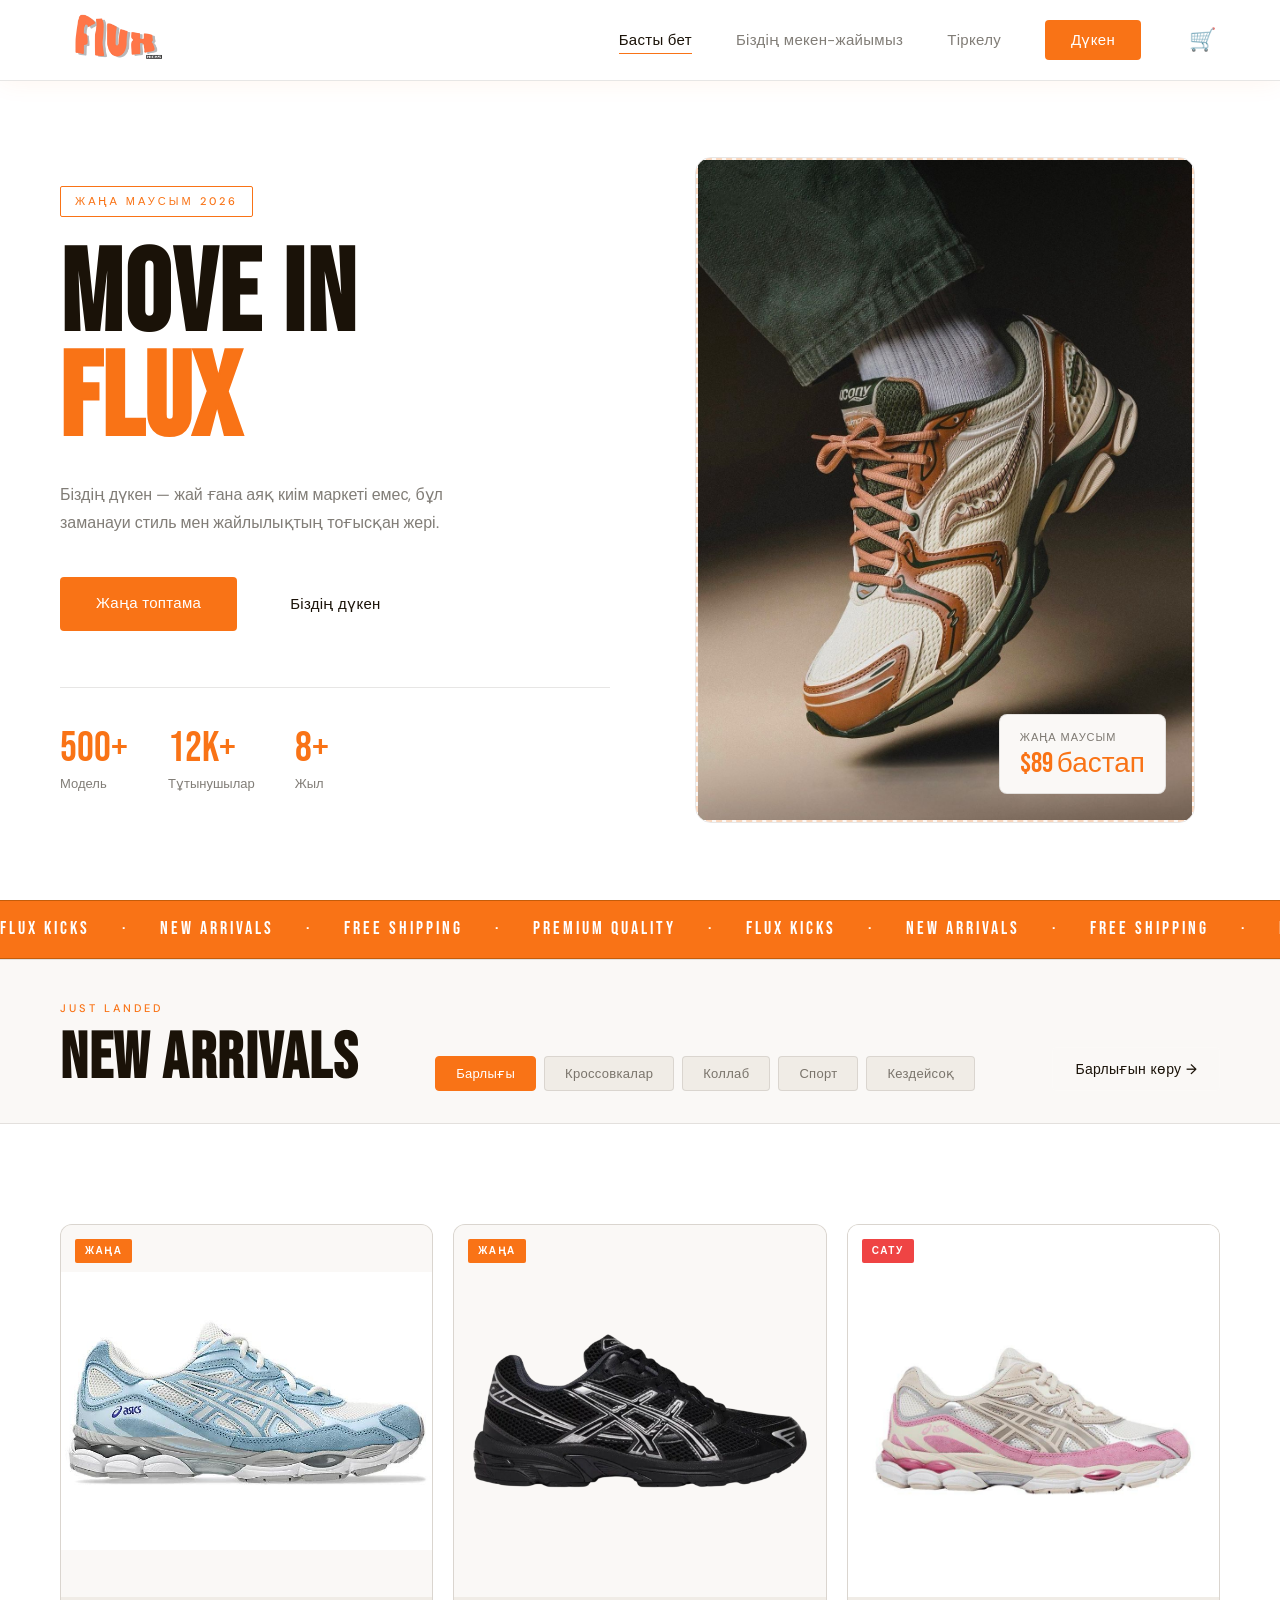
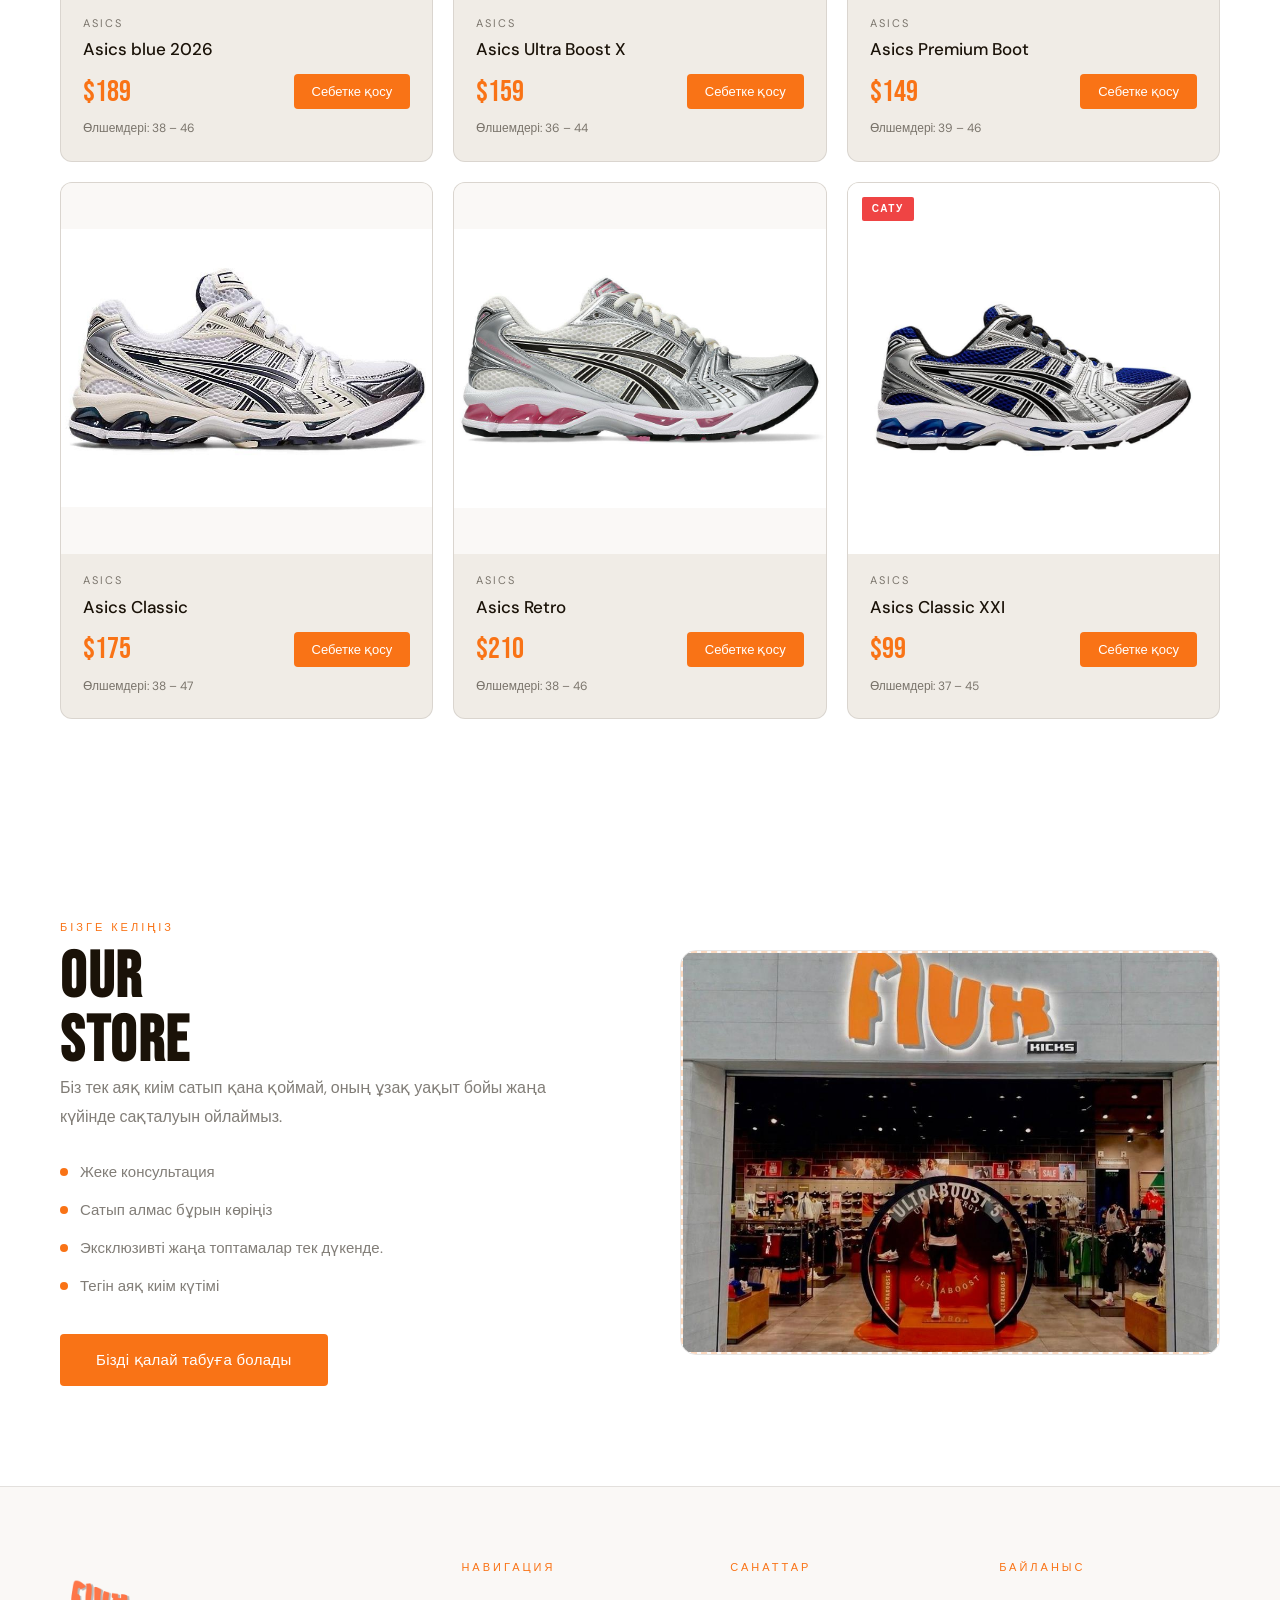
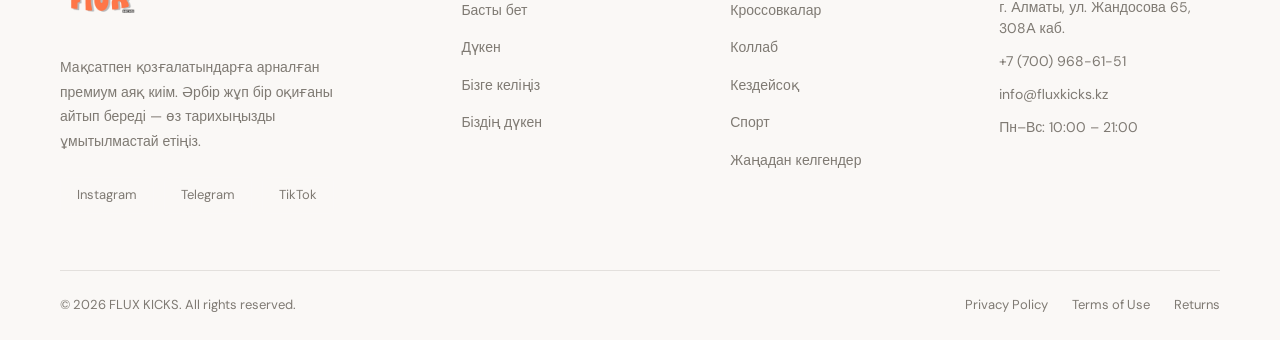
<file: index.html>
<!DOCTYPE html>
<html lang="en">
<head>
    <meta charset="UTF-8">
    <meta name="viewport" content="width=device-width, initial-scale=1.0">
    <title>FLUX KICKS</title>
    <link rel="stylesheet" href="style.css">
    <link rel="icon" type="image/png" href="logo/logo0.png">
    <link href="https://fonts.googleapis.com/css2?family=Bebas+Neue&family=DM+Sans:ital,wght@0,300;0,400;0,500;1,400&display=swap" rel="stylesheet">
</head>
<body>

    <nav class="navbar">
        <div class="nav-inner">
            <a href="https://2gis.kz/almaty/geo/9429940000792238/76.866235,43.211988" class="nav-logo" target="_blank">
                <img src="WhatsApp Image 2026-04-29 at 12.23.43-Photoroom.png" alt="FLUX KICKS" class="logo-img">
            </a>
            <ul class="nav-links">
                <li><a href="#home" class="nav-link active">Басты бет</a></li>
                <li><a href="#store" class="nav-link">Біздің мекен-жайымыз</a></li>
                <li><button class="nav-link nav-link--signup" onclick="openModal()">Тіркелу</button></li>
                <li><a href="shop.html" class="nav-link nav-link--cta">Дүкен</a></li>
                <li>
                    <button class="cart-btn" onclick="openCart()" aria-label="Cart">
                        🛒
                        <span class="cart-count" id="cartCount">0</span>
                    </button>
                </li>
            </ul>
            <div class="burger-wrap">
                <button class="cart-btn cart-btn--mob" onclick="openCart()" aria-label="Cart">
                    🛒
                    <span class="cart-count" id="cartCountMob">0</span>
                </button>
                <button class="burger" onclick="toggleMenu()" aria-label="Menu">
                    <span></span>
                    <span></span>
                    <span></span>
                </button>
            </div>
        </div>
    </nav>

    <div class="mobile-menu" id="mobileMenu">
        <ul>
            <li><a href="#home" onclick="closeMenu()">Басты бет</a></li>
            <li><a href="#store" onclick="closeMenu()">Біздің мекен-жайымыз</a></li>
            <li><a href="#" onclick="closeMenu(); openModal()">Тіркелу</a></li>
            <li><a href="shop.html" onclick="closeMenu()">Дүкен</a></li>
        </ul>
    </div>

    <section class="hero" id="home">
        <div class="hero-inner">
            <div class="hero-text">
                <div class="hero-tag">Жаңа маусым 2026</div>
                <h1 class="hero-title">
                    MOVE IN<br>
                    <span class="hero-title--accent">FLUX</span>
                </h1>
                <p class="hero-desc">
                    Біздің дүкен — жай ғана аяқ киім маркеті емес, бұл заманауи стиль мен жайлылықтың тоғысқан жері.
                </p>
                <div class="hero-btns">
                    <a href="#new-arrivals" class="btn btn--primary">Жаңа топтама</a>
                    <a href="#store" class="btn btn--outline">Біздің дүкен</a>
                </div>
                <div class="hero-stats">
                    <div class="stat">
                        <span class="stat-num">500+</span>
                        <span class="stat-label">Модель</span>
                    </div>
                    <div class="stat">
                        <span class="stat-num">12K+</span>
                        <span class="stat-label">Тұтынушылар</span>
                    </div>
                    <div class="stat">
                        <span class="stat-num">8+</span>
                        <span class="stat-label">Жыл</span>
                    </div>
                </div>
            </div>
            <div class="hero-visual">
                <div class="hero-glow"></div>
                <div class="hero-photo">
                    <div class="photo-placeholder">
                        <img src="img/WhatsApp Image 2026-04-29 at 10.51.48.jpeg" alt="">
                    </div>
                    <div class="hero-badge">
                        <span class="badge-label">Жаңа маусым</span>
                        <span class="badge-price">$89 бастап</span>
                    </div>
                </div>
            </div>
        </div>
    </section>

    <!-- ══ MARQUEE ══ -->
    <div class="marquee-wrap">
        <div class="marquee-track">
            <span>FLUX KICKS</span><span>·</span>
            <span>NEW ARRIVALS</span><span>·</span>
            <span>FREE SHIPPING</span><span>·</span>
            <span>PREMIUM QUALITY</span><span>·</span>
            <span>FLUX KICKS</span><span>·</span>
            <span>NEW ARRIVALS</span><span>·</span>
            <span>FREE SHIPPING</span><span>·</span>
            <span>PREMIUM QUALITY</span><span>·</span>
            <span>FLUX KICKS</span><span>·</span>
            <span>NEW ARRIVALS</span><span>·</span>
            <span>FREE SHIPPING</span><span>·</span>
            <span>PREMIUM QUALITY</span><span>·</span>
        </div>
    </div>

    <!-- ══ NEW ARRIVALS NAV ══ -->
    <div class="arrivals-nav" id="new-arrivals">
        <div class="container">
            <div class="arrivals-nav-inner">
                <div class="arrivals-nav-left sr sr-left">
                    <div class="section-tag">Just Landed</div>
                    <h2 class="section-title">NEW ARRIVALS</h2>
                </div>
                <div class="arrivals-nav-filters sr sr-d2">
                    <button class="filter-btn active" onclick="filterArrivals('all', this)">Барлығы</button>
                    <button class="filter-btn" onclick="filterArrivals('sneakers', this)">Кроссовкалар</button>
                    <button class="filter-btn" onclick="filterArrivals('boots', this)">Коллаб</button>
                    <button class="filter-btn" onclick="filterArrivals('sport', this)">Спорт</button>
                    <button class="filter-btn" onclick="filterArrivals('casual', this)">Кездейсоқ</button>
                </div>
                <a href="shop.html" class="btn btn--outline btn--sm sr sr-right">Барлығын көру →</a>
            </div>
        </div>
    </div>

    <!-- ══ NEW ARRIVALS GRID ══ -->
    <section class="section arrivals-section" id="shop">
        <div class="container">
            <div class="products-grid arrivals-grid" id="arrivalsGrid">

                <div class="product-card sr sr-d1" data-cat="sneakers">
                    <div class="card-img other">
                        <span class="card-badge">ЖАҢА</span>
                        <img src="img/WhatsApp Image 2026-04-29 at 10.43.55.jpeg" alt="Asics blue 2026" class="card-photo">
                    </div>
                    <div class="card-body">
                        <div class="card-brand">Asics</div>
                        <div class="card-name">Asics blue 2026</div>
                        <div class="card-row">
                            <div class="card-price">$189</div>
                            <button class="card-btn" onclick="addToCart('Asics blue 2026', 189, this)">Себетке қосу</button>
                        </div>
                        <div class="card-sizes">Өлшемдері: 38 – 46</div>
                    </div>
                </div>

                <div class="product-card sr sr-d2" data-cat="casual">
                    <div class="card-img">
                        <span class="card-badge">ЖАҢА</span>
                        <img src="img/WhatsApp Image 2026-04-29 at 10.43.54 (1)-Photoroom.png" alt="Asics Ultra Boost X" class="card-photo">
                    </div>
                    <div class="card-body">
                        <div class="card-brand">Asics</div>
                        <div class="card-name">Asics Ultra Boost X</div>
                        <div class="card-row">
                            <div class="card-price">$159</div>
                            <button class="card-btn" onclick="addToCart('Asics Ultra Boost X', 159, this)">Себетке қосу</button>
                        </div>
                        <div class="card-sizes">Өлшемдері: 36 – 44</div>
                    </div>
                </div>

                <div class="product-card sr sr-d3" data-cat="boots">
                    <div class="card-img">
                        <span class="card-badge card-badge--sale">САТУ</span>
                        <img src="img/WhatsApp Image 2026-04-29 at 10.43.55 (1).jpeg" alt="Asics Premium Boot" class="card-photo">
                    </div>
                    <div class="card-body">
                        <div class="card-brand">Asics</div>
                        <div class="card-name">Asics Premium Boot</div>
                        <div class="card-row">
                            <div class="card-price">$149</div>
                            <button class="card-btn" onclick="addToCart('Asics Premium Boot', 149, this)">Себетке қосу</button>
                        </div>
                        <div class="card-sizes">Өлшемдері: 39 – 46</div>
                    </div>
                </div>

                <div class="product-card sr sr-d4" data-cat="sneakers">
                    <div class="card-img">
                        <img src="img/WhatsApp Image 2026-04-29 at 10.43.55 (2).jpeg" alt="Asics Classic" class="card-photo">
                    </div>
                    <div class="card-body">
                        <div class="card-brand">Asics</div>
                        <div class="card-name">Asics Classic</div>
                        <div class="card-row">
                            <div class="card-price">$175</div>
                            <button class="card-btn" onclick="addToCart('Asics Classic', 175, this)">Себетке қосу</button>
                        </div>
                        <div class="card-sizes">Өлшемдері: 38 – 47</div>
                    </div>
                </div>

                <div class="product-card sr sr-d5" data-cat="sport">
                    <div class="card-img">
                        <img src="img/WhatsApp Image 2026-04-29 at 10.43.55 (3).jpeg" alt="Asics Retro" class="card-photo">
                    </div>
                    <div class="card-body">
                        <div class="card-brand">Asics</div>
                        <div class="card-name">Asics Retro</div>
                        <div class="card-row">
                            <div class="card-price">$210</div>
                            <button class="card-btn" onclick="addToCart('Asics Retro', 210, this)">Себетке қосу</button>
                        </div>
                        <div class="card-sizes">Өлшемдері: 38 – 46</div>
                    </div>
                </div>

                <div class="product-card sr sr-d6" data-cat="casual">
                    <div class="card-img">
                        <span class="card-badge card-badge--sale">САТУ</span>
                        <img src="img/WhatsApp Image 2026-04-29 at 10.43.56.jpeg" alt="Asics Classic XXI" class="card-photo">
                    </div>
                    <div class="card-body">
                        <div class="card-brand">Asics</div>
                        <div class="card-name">Asics Classic XXI</div>
                        <div class="card-row">
                            <div class="card-price">$99</div>
                            <button class="card-btn" onclick="addToCart('Asics Classic XXI', 99, this)">Себетке қосу</button>
                        </div>
                        <div class="card-sizes">Өлшемдері: 37 – 45</div>
                    </div>
                </div>

            </div>
        </div>
    </section>

    <!-- ══ STORE ══ -->
    <section class="store-section" id="store">
        <div class="container">
            <div class="store-inner">
                <div class="store-text sr sr-left">
                    <div class="section-tag">Бізге келіңіз</div>
                    <h2 class="section-title">OUR<br>STORE</h2>
                    <p class="store-desc">
                        Біз тек аяқ киім сатып қана қоймай, оның ұзақ уақыт бойы жаңа күйінде сақталуын ойлаймыз.
                    </p>
                    <div class="store-features">
                        <div class="feature sr sr-d1"><div class="feature-dot"></div>Жеке консультация</div>
                        <div class="feature sr sr-d2"><div class="feature-dot"></div>Сатып алмас бұрын көріңіз</div>
                        <div class="feature sr sr-d3"><div class="feature-dot"></div>Эксклюзивті жаңа топтамалар тек дүкенде.</div>
                        <div class="feature sr sr-d4"><div class="feature-dot"></div>Тегін аяқ киім күтімі</div>
                    </div>
                    <a href="https://2gis.kz/almaty/geo/9429940000792238/76.866235,43.211988" class="btn btn--primary sr sr-d2" target="_blank">Бізді қалай табуға болады</a>
                </div>
                <div class="store-photo sr sr-right">
                    <div class="photo-placeholder">
                        <img src="WhatsApp Image 2026-04-29 at 12.26.43.jpeg" alt="">
                    </div>
                </div>
            </div>
        </div>
    </section>

    <!-- ══ SIGNUP MODAL ══ -->
    <div class="modal-overlay" id="modalOverlay" onclick="handleOverlayClick(event)">
        <div class="modal" id="modal">
            <button class="modal-close" onclick="closeModal()">✕</button>
            <div class="modal-tabs">
                <button class="modal-tab active" id="tabSignup" onclick="switchTab('signup')">Тіркелу</button>
                <button class="modal-tab" id="tabLogin" onclick="switchTab('login')">Жүйеге кіріңіз</button>
            </div>
            <div class="modal-form" id="formSignup">
                <div class="modal-logo">FLUX<span>KICKS</span></div>
                <p class="modal-subtitle">Тіркеліп, жаңа таптамалар туралы бірінші хабарда болыңыз</p>
                <div class="form-group">
                    <label class="form-label">Аты</label>
                    <input type="text" class="form-input" id="signupName" placeholder="Аты-жөні">
                </div>
                <div class="form-group">
                    <label class="form-label">Email немесе телефон нөмір</label>
                    <input type="text" class="form-input" id="signupContact" placeholder="email@mail.com немесе +7 700...">
                </div>
                <div class="form-group">
                    <label class="form-label">Құпия сөз</label>
                    <div class="input-wrap">
                        <input type="password" class="form-input" id="signupPassword" placeholder="Кемінде 6 таңба">
                        <button class="toggle-pass" onclick="togglePass('signupPassword', this)">👁</button>
                    </div>
                </div>
                <div class="form-error" id="signupError"></div>
                <button class="btn btn--primary btn--full" onclick="handleSignup()">Аккаунты құру</button>
                <p class="modal-switch">Аккаунт барма? <span onclick="switchTab('login')">Жүйеге кіру</span></p>
            </div>
            <div class="modal-form hidden" id="formLogin">
                <div class="modal-logo">FLUX<span>KICKS</span></div>
                <p class="modal-subtitle">Қайтадан қош келдіңіз</p>
                <div class="form-group">
                    <label class="form-label">Email немесе телефон нөмір</label>
                    <input type="text" class="form-input" id="loginContact" placeholder="email@mail.com немесе +7 700...">
                </div>
                <div class="form-group">
                    <label class="form-label">Құпия сөз</label>
                    <div class="input-wrap">
                        <input type="password" class="form-input" id="loginPassword" placeholder="Құпия сөзді енгізіңіз">
                        <button class="toggle-pass" onclick="togglePass('loginPassword', this)">👁</button>
                    </div>
                </div>
                <div class="form-error" id="loginError"></div>
                <button class="btn btn--primary btn--full" onclick="handleLogin()">Жүйеге кіру</button>
                <p class="modal-switch">Аккаунт жокпа? <span onclick="switchTab('signup')">Тіркелу</span></p>
            </div>
            <div class="modal-form hidden" id="formSuccess">
                <div class="success-icon">✓</div>
                <h3 class="success-title">Дайын!</h3>
                <p class="success-desc" id="successMsg">Тіркелім жасалды. FLUX KICKS сайтына қош келдіңіз.!</p>
                <button class="btn btn--primary btn--full" onclick="closeModal()">Жабу</button>
            </div>
        </div>
    </div>

    <!-- ══ CART DRAWER ══ -->
    <div class="cart-overlay" id="cartOverlay" onclick="handleCartOverlayClick(event)">
        <div class="cart-drawer" id="cartDrawer">
            <div class="cart-header">
                <h3 class="cart-title">Себет</h3>
                <button class="cart-close" onclick="closeCart()">✕</button>
            </div>
            <div class="cart-items" id="cartItems">
                <div class="cart-empty" id="cartEmpty">
                    <span class="cart-empty-icon">👟</span>
                    <p>Себет бос</p>
                    <p class="cart-empty-sub">Кроссовкаларды қосыңыз!</p>
                </div>
            </div>
            <div class="cart-footer" id="cartFooter" style="display:none">
                <div class="cart-total-row">
                    <span>Барлығы:</span>
                    <span class="cart-total" id="cartTotal">$0</span>
                </div>
                <button class="btn btn--primary btn--full" onclick="checkout()">Тапсырыс беріңіз</button>
                <button class="btn btn--outline btn--full" onclick="clearCart()" style="margin-top:10px">Қоқысты босату</button>
            </div>
        </div>
    </div>

    <!-- FOOTER -->
    <footer class="footer">
        <div class="container">
            <div class="footer-top">
                <div class="footer-brand sr sr-d1">
                    <img src="WhatsApp Image 2026-04-29 at 12.23.43-Photoroom.png" alt="FLUX KICKS" class="logo-img logo-img--sm">
                    <p class="footer-brand-desc">Мақсатпен қозғалатындарға арналған премиум аяқ киім. Әрбір жұп бір оқиғаны айтып береді — өз тарихыңызды ұмытылмастай етіңіз.</p>
                    <div class="footer-socials">
                        <a href="https://www.instagram.com/" class="social-btn" target="_blank">Instagram</a>
                        <a href="https://t.me/m1tssmore" class="social-btn" target="_blank">Telegram</a>
                        <a href="https://www.tiktok.com/explore" class="social-btn" target="_blank">TikTok</a>
                    </div>
                </div>
                <div class="footer-col sr sr-d2">
                    <div class="footer-col-title">Навигация</div>
                    <ul class="footer-col-links">
                        <li><a href="#home">Басты бет</a></li>
                        <li><a href="shop.html">Дүкен</a></li>
                        <li><a href="#store">Бізге келіңіз</a></li>
                        <li><a href="#store">Біздің дүкен</a></li>
                    </ul>
                </div>
                <div class="footer-col sr sr-d3">
                    <div class="footer-col-title">Санаттар</div>
                    <ul class="footer-col-links">
                        <li><a href="#">Кроссовкалар</a></li>
                        <li><a href="#">Коллаб</a></li>
                        <li><a href="#">Кездейсоқ</a></li>
                        <li><a href="#">Спорт</a></li>
                        <li><a href="#">Жаңадан келгендер</a></li>
                    </ul>
                </div>
                <div class="footer-col sr sr-d4">
                    <div class="footer-col-title">Байланыс</div>
                    <ul class="footer-col-links footer-col-links--info">
                        <li> г. Алматы, ул. Жандосова 65, 308А каб.</li>
                        <li> +7 (700) 968-61-51</li>
                        <li> info@fluxkicks.kz</li>
                        <li> Пн–Вс: 10:00 – 21:00</li>
                    </ul>
                </div>
            </div>
            <div class="footer-bottom">
                <div class="footer-copy">© 2026 FLUX KICKS. All rights reserved.</div>
                <div class="footer-legal">
                    <a href="#">Privacy Policy</a>
                    <a href="#">Terms of Use</a>
                    <a href="#">Returns</a>
                </div>
            </div>
        </div>
    </footer>

    <script src="script.js"></script>
</body>
</html>
</file>
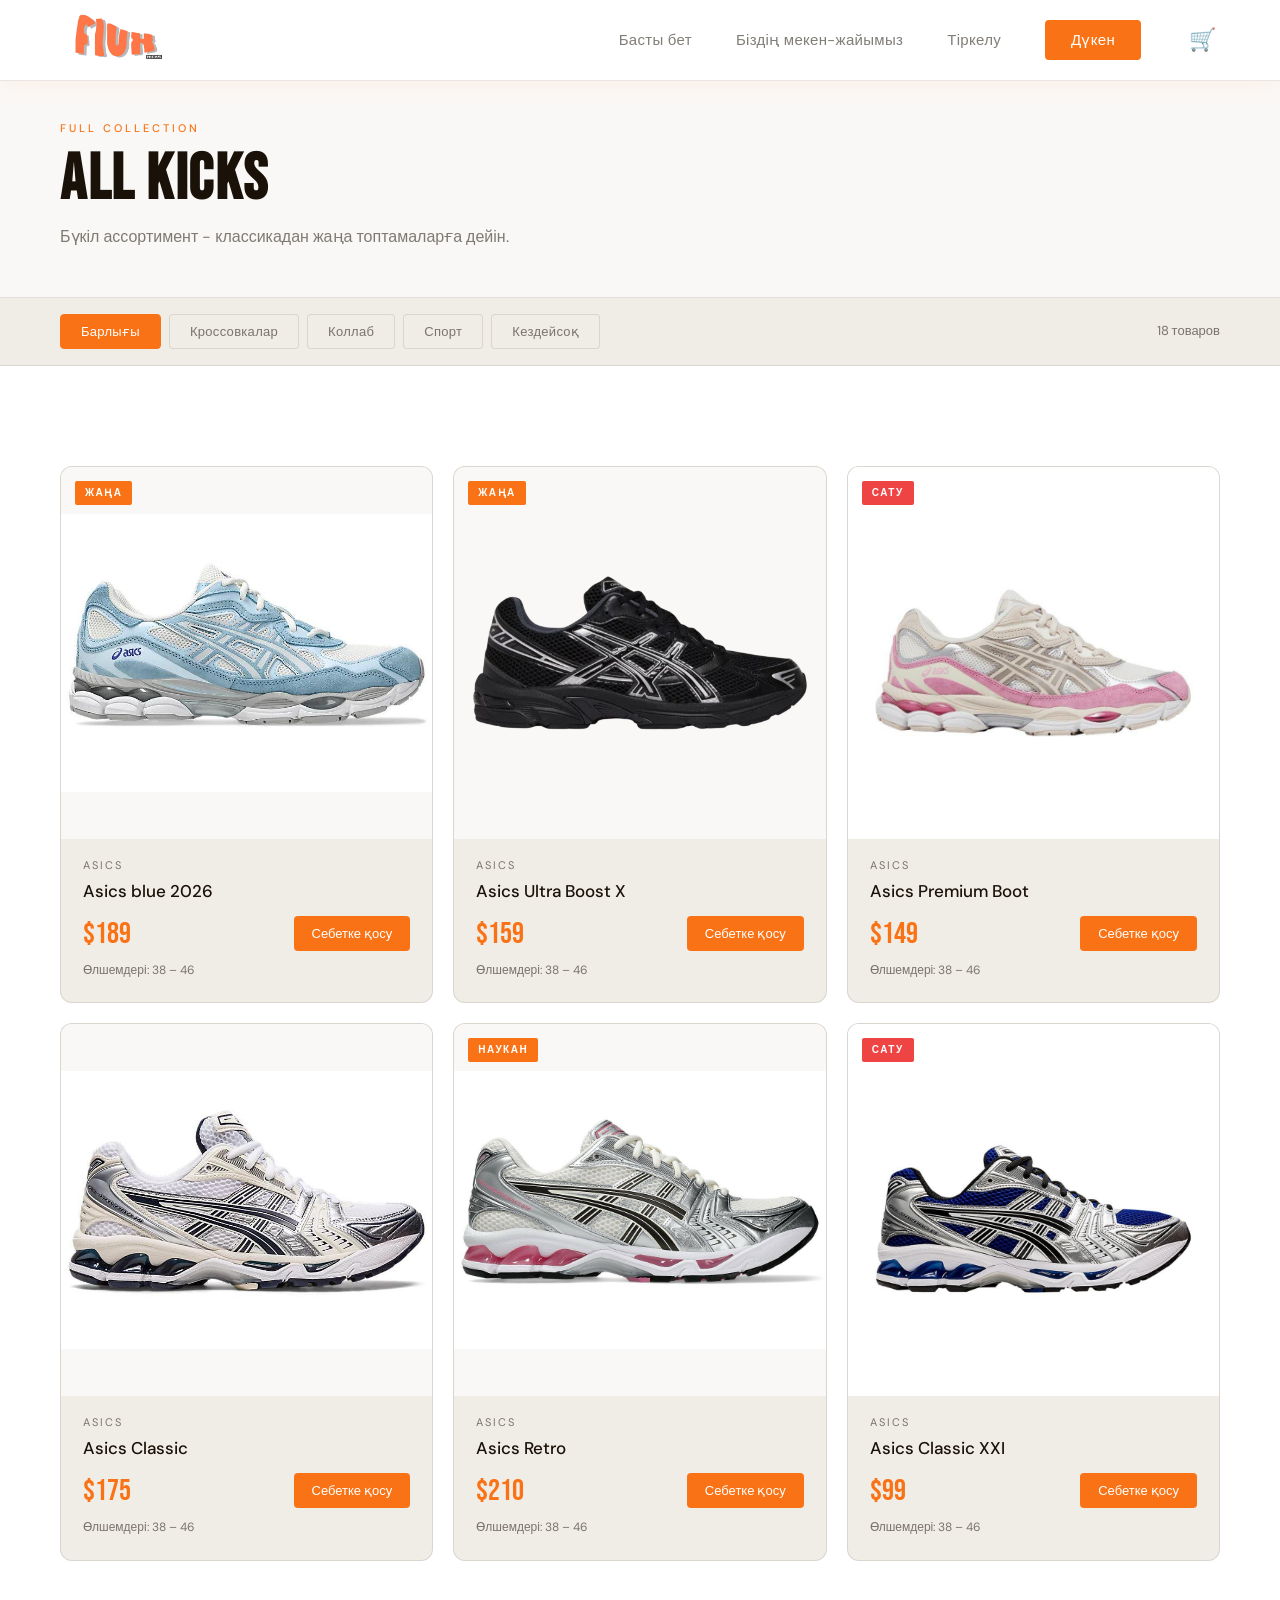
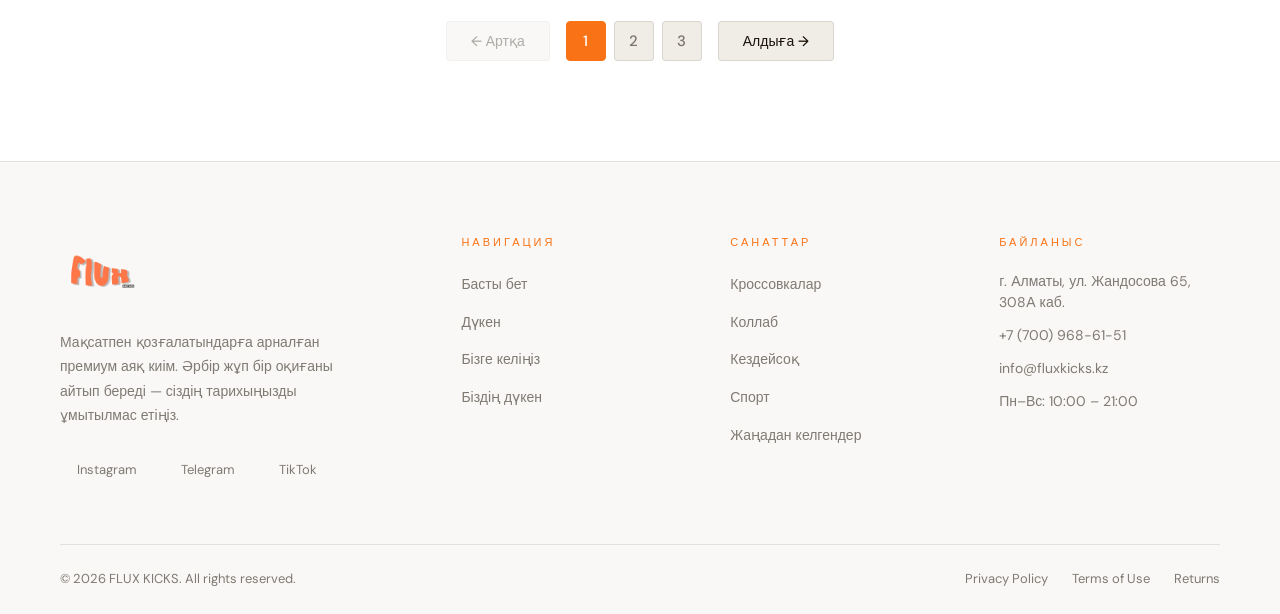
<file: shop.html>
<!DOCTYPE html>
<html lang="en">
<head>
    <meta charset="UTF-8">
    <meta name="viewport" content="width=device-width, initial-scale=1.0">
    <title>Shop — FLUX KICKS</title>
    <link rel="stylesheet" href="style.css">
    <link rel="icon" type="image/png" href="logo/logo0.png">
    <link href="https://fonts.googleapis.com/css2?family=Bebas+Neue&family=DM+Sans:ital,wght@0,300;0,400;0,500;1,400&display=swap" rel="stylesheet">
    <style>
        
    </style>
</head>
<body>

    <!-- NAVBAR -->
    <nav class="navbar">
        <div class="nav-inner">
            <a href="index.html" class="nav-logo">
                <img src="WhatsApp Image 2026-04-29 at 12.23.43-Photoroom.png" alt="FLUX KICKS" class="logo-img">
            </a>
            <ul class="nav-links">
                <li><a href="index.html" class="nav-link">Басты бет</a></li>
                <li><a href="index.html#store" class="nav-link">Біздің мекен-жайымыз</a></li>
                <li><button class="nav-link nav-link--signup" onclick="openModal()">Тіркелу</button></li>
                <li><a href="shop.html" class="nav-link nav-link--cta active-page">Дүкен</a></li>
                <li>
                    <button class="cart-btn" onclick="openCart()" aria-label="Cart">
                        🛒
                        <span class="cart-count" id="cartCount">0</span>
                    </button>
                </li>
            </ul>
            <div class="burger-wrap">
                <button class="cart-btn cart-btn--mob" onclick="openCart()" aria-label="Cart">
                    🛒
                    <span class="cart-count" id="cartCountMob">0</span>
                </button>
                <button class="burger" onclick="toggleMenu()" aria-label="Menu">
                    <span></span><span></span><span></span>
                </button>
            </div>
        </div>
    </nav>

    <!-- MOBILE MENU -->
    <div class="mobile-menu" id="mobileMenu">
        <ul>
            <li><a href="index.html" onclick="closeMenu()">Басты бет</a></li>
            <li><a href="index.html#store" onclick="closeMenu()">Біздің мекен-жайымыз</a></li>
            <li><a href="#" onclick="closeMenu(); openModal()">Тіркелу</a></li>
            <li><a href="shop.html" onclick="closeMenu()">Дүкен</a></li>
        </ul>
    </div>

    <!-- SHOP HERO -->
    <div class="shop-hero">
        <div class="container">
            <div class="section-tag">Full Collection</div>
            <h1 class="section-title shop-page-title">ALL KICKS</h1>
            <p class="shop-hero-desc">Бүкіл ассортимент - классикадан жаңа топтамаларға дейін.</p>
        </div>
    </div>

    <!-- SHOP FILTERS -->
    <div class="shop-filters-bar">
        <div class="container">
            <div class="shop-filters-inner">
                <div class="shop-filters-left">
                    <button class="filter-btn active" onclick="shopFilter('all', this)">Барлығы</button>
                    <button class="filter-btn" onclick="shopFilter('sneakers', this)">Кроссовкалар</button>
                    <button class="filter-btn" onclick="shopFilter('boots', this)">Коллаб</button>
                    <button class="filter-btn" onclick="shopFilter('sport', this)">Спорт</button>
                    <button class="filter-btn" onclick="shopFilter('casual', this)">Кездейсоқ</button>
                </div>
                <div class="shop-results-count" id="shopCount">18 тауарлар</div>
            </div>
        </div>
    </div>

    <!-- SHOP GRID -->
    <section class="section shop-section">
        <div class="container">
            <div class="products-grid shop-grid" id="shopGrid">

            </div>

            <!-- PAGINATION -->
            <div class="pagination" id="pagination">
                <button class="page-btn" id="prevBtn" onclick="changePage(-1)" disabled>← Артқа</button>
                <div class="page-dots" id="pageDots"></div>
                <button class="page-btn" id="nextBtn" onclick="changePage(1)">Алдыға →</button>
            </div>
        </div>
    </section>

    <!-- ══ SIGNUP MODAL ══ -->
    <div class="modal-overlay" id="modalOverlay" onclick="handleOverlayClick(event)">
        <div class="modal" id="modal">
            <button class="modal-close" onclick="closeModal()">✕</button>
            <div class="modal-tabs">
                <button class="modal-tab active" id="tabSignup" onclick="switchTab('signup')">Тіркелу</button>
                <button class="modal-tab" id="tabLogin" onclick="switchTab('login')">Жүйеге кіріңіз</button>
            </div>
            <div class="modal-form" id="formSignup">
                <div class="modal-logo">FLUX<span>KICKS</span></div>
                <p class="modal-subtitle">Тіркеліп, жаңа таптамалар туралы бірінші хабарда болыңыз</p>
                <div class="form-group">
                    <label class="form-label">Аты</label>
                    <input type="text" class="form-input" id="signupName" placeholder="Аты-жөні">
                </div>
                <div class="form-group">
                    <label class="form-label">Email немесе телефон нөмір</label>
                    <input type="text" class="form-input" id="signupContact" placeholder="email@mail.com немесе +7 700...">
                </div>
                <div class="form-group">
                    <label class="form-label">Құпия сөз</label>
                    <div class="input-wrap">
                        <input type="password" class="form-input" id="signupPassword" placeholder="Кемінде 6 таңба">
                        <button class="toggle-pass" onclick="togglePass('signupPassword', this)">👁</button>
                    </div>
                </div>
                <div class="form-error" id="signupError"></div>
                <button class="btn btn--primary btn--full" onclick="handleSignup()">Аккаунты құру</button>
                <p class="modal-switch">Аккаунт барма? <span onclick="switchTab('login')">Жүйеге кіру</span></p>
            </div>
            <div class="modal-form hidden" id="formLogin">
                <div class="modal-logo">FLUX<span>KICKS</span></div>
                <p class="modal-subtitle">Қайтадан қош келдіңіз</p>
                <div class="form-group">
                    <label class="form-label">Email немесе телефон нөмір</label>
                    <input type="text" class="form-input" id="loginContact" placeholder="email@mail.com немесе +7 700...">
                </div>
                <div class="form-group">
                    <label class="form-label">Құпия сөз</label>
                    <div class="input-wrap">
                        <input type="password" class="form-input" id="loginPassword" placeholder="Құпия сөзді енгізіңіз">
                        <button class="toggle-pass" onclick="togglePass('loginPassword', this)">👁</button>
                    </div>
                </div>
                <div class="form-error" id="loginError"></div>
                <button class="btn btn--primary btn--full" onclick="handleLogin()">Жүйеге кіру</button>
                <p class="modal-switch">Аккаунт жокпа? <span onclick="switchTab('signup')">Тіркелу</span></p>
            </div>
            <div class="modal-form hidden" id="formSuccess">
                <div class="success-icon">✓</div>
                <h3 class="success-title">Дайын!</h3>
                <p class="success-desc" id="successMsg">Тіркелім жасалды. FLUX KICKS сайтына қош келдіңіз.!</p>
                <button class="btn btn--primary btn--full" onclick="closeModal()">Жабу</button>
            </div>
        </div>
    </div>

    <!-- CART DRAWER -->
    <div class="cart-overlay" id="cartOverlay" onclick="handleCartOverlayClick(event)">
        <div class="cart-drawer" id="cartDrawer">
            <div class="cart-header">
                <h3 class="cart-title"> Корзина</h3>
                <button class="cart-close" onclick="closeCart()">✕</button>
            </div>
            <div class="cart-items" id="cartItems">
                <div class="cart-empty" id="cartEmpty">
                    <span class="cart-empty-icon">👟</span>
                    <p>Корзина пуста</p>
                    <p class="cart-empty-sub">Добавь кроссовки!</p>
                </div>
            </div>
            <div class="cart-footer" id="cartFooter" style="display:none">
                <div class="cart-total-row">
                    <span>Итого:</span>
                    <span class="cart-total" id="cartTotal">$0</span>
                </div>
                <button class="btn btn--primary btn--full" onclick="checkout()">Оформить заказ</button>
                <button class="btn btn--outline btn--full" onclick="clearCart()" style="margin-top:10px">Очистить корзину</button>
            </div>
        </div>
    </div>

    <!-- FOOTER -->
    <footer class="footer">
        <div class="container">
            <div class="footer-top">
                <div class="footer-brand sr sr-d1">
                    <img src="WhatsApp Image 2026-04-29 at 12.23.43-Photoroom.png" alt="FLUX KICKS" class="logo-img logo-img--sm">
                    <p class="footer-brand-desc">Мақсатпен қозғалатындарға арналған премиум аяқ киім. Әрбір жұп бір оқиғаны айтып береді — сіздің тарихыңызды ұмытылмас етіңіз.</p>
                    <div class="footer-socials">
                        <a href="https://www.instagram.com/" class="social-btn" target="_blank">Instagram</a>
                        <a href="https://t.me/m1tssmore" class="social-btn" target="_blank">Telegram</a>
                        <a href="https://www.tiktok.com/explore" class="social-btn" target="_blank">TikTok</a>
                    </div>
                </div>
                <div class="footer-col sr sr-d2">
                    <div class="footer-col-title">Навигация</div>
                    <ul class="footer-col-links">
                        <li><a href="index.html#home">Басты бет</a></li>
                        <li><a href="shop.html">Дүкен</a></li>
                        <li><a href="index.html#store">Бізге келіңіз</a></li>
                        <li><a href="index.html#store">Біздің дүкен</a></li>
                    </ul>
                </div>
                <div class="footer-col sr sr-d3">
                    <div class="footer-col-title">Санаттар</div>
                    <ul class="footer-col-links">
                        <li><a href="#">Кроссовкалар</a></li>
                        <li><a href="#">Коллаб</a></li>
                        <li><a href="#">Кездейсоқ</a></li>
                        <li><a href="#">Спорт</a></li>
                        <li><a href="#">Жаңадан келгендер</a></li>
                    </ul>
                </div>
                <div class="footer-col sr sr-d4">
                    <div class="footer-col-title">Байланыс</div>
                    <ul class="footer-col-links footer-col-links--info">
                        <li> г. Алматы, ул. Жандосова 65, 308А каб.</li>
                        <li> +7 (700) 968-61-51</li>
                        <li> info@fluxkicks.kz</li>
                        <li> Пн–Вс: 10:00 – 21:00</li>
                    </ul>
                </div>
            </div>
            <div class="footer-bottom">
                <div class="footer-copy">© 2026 FLUX KICKS. All rights reserved.</div>
                <div class="footer-legal">
                    <a href="#">Privacy Policy</a>
                    <a href="#">Terms of Use</a>
                    <a href="#">Returns</a>
                </div>
            </div>
        </div>
    </footer>

    <script src="script.js"></script>
</body>
</html>
</file>
<file: style.css>
*, *::before, *::after {
    margin: 0;
    padding: 0;
    box-sizing: border-box;
}

:root {
    --black:        #ffffff;
    --black-2:      #faf8f6;
    --black-3:      #f0ece6;
    --white:        #1a1208;
    --white-dim:    rgba(26, 18, 8, 0.55);
    --orange:       #f97316;
    --orange-dark:  #c45c0a;
    --orange-glow:  rgba(249, 115, 22, 0.12);
    --border:       rgba(26, 18, 8, 0.1);
    --max-width:    1440px;
}

html {
    scroll-behavior: smooth;
}

body {
    background-color: var(--black);
    color: var(--white);
    font-family: 'DM Sans', sans-serif;
    font-size: 16px;
    line-height: 1.6;
    overflow-x: hidden;
}

img {
    display: block;
    max-width: 100%;
}

ul {
    list-style: none;
}

a {
    text-decoration: none;
    color: inherit;
}

/* ── CONTAINER ── */
.container {
    max-width: var(--max-width);
    margin: 0 auto;
    padding: 0 60px;
}

/* ══════════════════════════════════════
   NAVBAR
   ══════════════════════════════════════ */
.navbar {
    position: fixed;
    top: 0;
    left: 0;
    right: 0;
    z-index: 999;
    background: rgba(255, 255, 255, 0.92);
    backdrop-filter: blur(16px);
    -webkit-backdrop-filter: blur(16px);
    border-bottom: 1px solid var(--border);
    box-shadow: 0 1px 24px rgba(249,115,22,0.07);
}

.nav-inner {
    max-width: var(--max-width);
    margin: 0 auto;
    padding: 0 60px;
    height: 80px;
    display: flex;
    align-items: center;
    justify-content: space-between;
}

.nav-logo {
    flex-shrink: 0;
}

.logo-img {
    width: 110px;
    height: auto;
    object-fit: contain;
}

.logo-img--sm {
    width: 80px;
}

.nav-links {
    display: flex;
    align-items: center;
    gap: 44px;
}

.nav-link {
    font-size: 15px;
    font-weight: 400;
    color: var(--white-dim);
    letter-spacing: 0.3px;
    transition: color 0.25s;
    position: relative;
}

.nav-link::after {
    content: '';
    position: absolute;
    bottom: -4px;
    left: 0;
    width: 0;
    height: 1px;
    background: var(--orange);
    transition: width 0.3s ease;
}

.nav-link:hover,
.nav-link.active {
    color: var(--white);
}

.nav-link:hover::after,
.nav-link.active::after {
    width: 100%;
}

.nav-link--cta {
    background: var(--orange);
    color: var(--black) !important;
    padding: 10px 26px;
    border-radius: 4px;
    font-weight: 500;
    transition: background 0.25s, transform 0.2s;
}

.nav-link--cta::after {
    display: none;
}

.nav-link--cta:hover {
    background: var(--orange-dark);
    color: var(--white) !important;
    transform: translateY(-1px);
}

/* Burger */
.burger {
    display: none;
    flex-direction: column;
    gap: 5px;
    background: none;
    border: none;
    cursor: pointer;
    padding: 4px;
}

.burger span {
    display: block;
    width: 24px;
    height: 2px;
    background: var(--white);
    border-radius: 2px;
    transition: 0.3s;
}

/* Mobile menu */
.mobile-menu {
    display: none;
    position: fixed;
    top: 80px;
    left: 0;
    right: 0;
    z-index: 998;
    background: #ffffff;
    border-bottom: 1px solid var(--border);
    padding: 28px 24px 36px;
    box-shadow: 0 8px 32px rgba(0,0,0,0.08);
}

.mobile-menu.open {
    display: block;
}

.mobile-menu ul {
    display: flex;
    flex-direction: column;
    gap: 20px;
}

.mobile-menu a {
    font-size: 20px;
    font-weight: 500;
    color: var(--white-dim);
    transition: color 0.2s;
}

.mobile-menu a:hover {
    color: var(--orange);
}

/* ══════════════════════════════════════
   BUTTONS
   ══════════════════════════════════════ */
.btn {
    display: inline-block;
    padding: 14px 36px;
    border-radius: 4px;
    font-size: 15px;
    font-weight: 500;
    font-family: 'DM Sans', sans-serif;
    cursor: pointer;
    border: none;
    transition: background 0.25s, border-color 0.25s, transform 0.2s, color 0.25s;
    letter-spacing: 0.3px;
}

.btn--primary {
    background: var(--orange);
    color: var(--black);
}

.btn--primary:hover {
    background: var(--orange-dark);
    color: var(--white);
    transform: translateY(-2px);
}

.btn--outline {
    background: transparent;
    color: var(--white);
    border: 1px solid rgba(255, 255, 255, 0.2);
}

.btn--outline:hover {
    border-color: var(--orange);
    color: var(--orange);
    transform: translateY(-2px);
}

.btn--sm {
    padding: 10px 22px;
    font-size: 14px;
}

/* ══════════════════════════════════════
   SECTION SHARED
   ══════════════════════════════════════ */
.section {
    padding: 100px 0;
}

.section-head {
    display: flex;
    align-items: flex-end;
    justify-content: space-between;
    margin-bottom: 56px;
}

.section-tag {
    font-size: 11px;
    font-weight: 500;
    letter-spacing: 3px;
    text-transform: uppercase;
    color: var(--orange);
    margin-bottom: 10px;
}

.section-title {
    font-family: 'Bebas Neue', sans-serif;
    font-size: clamp(44px, 5vw, 68px);
    line-height: 1;
    letter-spacing: 1.5px;
}

/* ══════════════════════════════════════
   HERO
   ══════════════════════════════════════ */
.hero {
    min-height: 100vh;
    display: flex;
    align-items: center;
    padding-top: 80px;
}

.hero-inner {
    max-width: var(--max-width);
    margin: 0 auto;
    padding: 60px 60px;
    display: grid;
    grid-template-columns: 1fr 1fr;
    align-items: center;
    gap: 60px;
    width: 100%;
}

/* Hero Text */
.hero-tag {
    display: inline-block;
    font-size: 11px;
    font-weight: 500;
    letter-spacing: 3px;
    text-transform: uppercase;
    color: var(--orange);
    border: 1px solid var(--orange);
    padding: 6px 14px;
    border-radius: 2px;
    margin-bottom: 28px;
    animation: fadeUp 0.6s ease both;
}

.hero-title {
    font-family: 'Bebas Neue', sans-serif;
    font-size: clamp(80px, 9vw, 130px);
    line-height: 0.9;
    letter-spacing: 2px;
    margin-bottom: 28px;
    animation: fadeUp 0.6s 0.1s ease both;
}

.hero-title--accent {
    color: var(--orange);
    -webkit-text-stroke: 2px var(--orange);
}

.hero-desc {
    font-size: 16px;
    line-height: 1.75;
    color: var(--white-dim);
    max-width: 420px;
    margin-bottom: 40px;
    animation: fadeUp 0.6s 0.2s ease both;
}

.hero-btns {
    display: flex;
    gap: 16px;
    margin-bottom: 56px;
    animation: fadeUp 0.6s 0.3s ease both;
}

.hero-stats {
    display: flex;
    gap: 40px;
    padding-top: 40px;
    border-top: 1px solid var(--border);
    animation: fadeUp 0.6s 0.4s ease both;
}

.stat-num {
    display: block;
    font-family: 'Bebas Neue', sans-serif;
    font-size: 42px;
    color: var(--orange);
    line-height: 1;
}

.stat-label {
    display: block;
    font-size: 13px;
    color: var(--white-dim);
    margin-top: 4px;
}

/* Hero Visual */
.hero-visual {
    position: relative;
    display: flex;
    align-items: center;
    justify-content: center;
    animation: fadeIn 1s 0.2s ease both;
    overflow: visible;
}

.hero-glow {
    position: absolute;
    width: 460px;
    height: 460px;
    border-radius: 50%;
    background: radial-gradient(circle, var(--orange-glow) 0%, transparent 70%);
    pointer-events: none;
}

.hero-photo {
    width: 100%;
    max-width: 500px;
    aspect-ratio: 3/4;
    border-radius: 16px;
    overflow: hidden;
    border: 1px solid var(--border);
    position: relative;
}

.hero-photo img {
    width: 100%;
    height: 100%;
    object-fit: cover;
}

.hero-badge {
    position: absolute;
    bottom: 28px;
    right: 28px;
    background: var(--black-2);
    border: 1px solid var(--border);
    border-radius: 8px;
    padding: 14px 20px;
    display: flex;
    flex-direction: column;
    gap: 2px;
}

.badge-label {
    font-size: 11px;
    color: var(--white-dim);
    letter-spacing: 1px;
    text-transform: uppercase;
}

.badge-price {
    font-family: 'Bebas Neue', sans-serif;
    font-size: 28px;
    color: var(--orange);
    line-height: 1.1;
}

/* ══════════════════════════════════════
   MARQUEE
   ══════════════════════════════════════ */
.marquee-wrap {
    overflow: hidden;
    background: var(--orange);
    padding: 14px 0;
    border-top: 1px solid var(--orange-dark);
    border-bottom: 1px solid var(--orange-dark);
}

.marquee-track {
    display: flex;
    gap: 32px;
    white-space: nowrap;
    animation: marquee 20s linear infinite;
}

.marquee-track span {
    font-family: 'Bebas Neue', sans-serif;
    font-size: 18px;
    letter-spacing: 3px;
    color: var(--black);
    flex-shrink: 0;
}

/* ══════════════════════════════════════
   PRODUCTS
   ══════════════════════════════════════ */
.products-section {
    background: var(--black);
}

.products-grid {
    display: grid;
    grid-template-columns: repeat(3, 1fr);
    gap: 20px;
}

.product-card {
    background: var(--black-3);
    border-radius: 12px;
    overflow: hidden;
    border: 1px solid var(--border);
    transition: transform 0.3s ease, border-color 0.3s ease;
    cursor: pointer;
}

.product-card:hover {
    transform: translateY(-8px);
    border-color: rgba(249, 115, 22, 0.35);
}

.card-img {
    position: relative;
    background: var(--black-2);
    aspect-ratio: 1 / 1;
    display: flex;
    align-items: center;
    justify-content: center;
    overflow: hidden;
}

.card-img img {
    width: 100%;
    height: 100%;
    object-fit: contain;
    transition: transform 0.4s ease;
}
.card-img.other img{
    object-fit: contain;
}

.product-card:hover .card-img img {
    transform: scale(1.04);
}

.card-emoji {
    font-size: 96px;
    filter: drop-shadow(0 0 20px rgba(249, 115, 22, 0.3));
}

.card-badge {
    position: absolute;
    top: 14px;
    left: 14px;
    background: var(--orange);
    color: var(--black);
    font-size: 10px;
    font-weight: 600;
    letter-spacing: 1.5px;
    padding: 4px 10px;
    border-radius: 2px;
    z-index: 1;
}

.card-badge--sale {
    background: #ef4444;
    color: #fff;
}

.card-body {
    padding: 18px 22px 22px;
}

.card-brand {
    font-size: 11px;
    color: var(--white-dim);
    letter-spacing: 2px;
    text-transform: uppercase;
    margin-bottom: 6px;
}

.card-name {
    font-size: 17px;
    font-weight: 500;
    line-height: 1.3;
    margin-bottom: 14px;
}

.card-row {
    display: flex;
    align-items: center;
    justify-content: space-between;
    margin-bottom: 10px;
}

.card-price {
    font-family: 'Bebas Neue', sans-serif;
    font-size: 30px;
    color: var(--orange);
    line-height: 1;
}

.card-btn {
    background: var(--orange);
    color: var(--black);
    border: none;
    padding: 9px 18px;
    border-radius: 4px;
    font-size: 13px;
    font-weight: 500;
    cursor: pointer;
    font-family: 'DM Sans', sans-serif;
    transition: background 0.2s, transform 0.2s;
}

.card-btn:hover {
    background: var(--orange-dark);
    transform: translateY(-1px);
}

.card-sizes {
    font-size: 12px;
    color: var(--white-dim);
}

/* ══════════════════════════════════════
   STORE
   ══════════════════════════════════════ */
.store-section {
    padding: 100px 0;
    background: var(--black);
}

.store-inner {
    display: grid;
    grid-template-columns: 1fr 1fr;
    gap: 80px;
    align-items: center;
}

.store-desc {
    font-size: 16px;
    line-height: 1.8;
    color: var(--white-dim);
    margin-bottom: 28px;
}

.store-features {
    display: flex;
    flex-direction: column;
    gap: 14px;
    margin-bottom: 36px;
}

.store-photo {
    border-radius: 16px;
    overflow: hidden;
    aspect-ratio: 4/3;
    border: 1px solid var(--border);
}

.store-photo img {
    width: 100%;
    height: 100%;
    object-fit: cover;
}

/* Features shared */
.feature {
    display: flex;
    align-items: center;
    gap: 12px;
    font-size: 15px;
    color: var(--white-dim);
}

.feature-dot {
    width: 8px;
    height: 8px;
    background: var(--orange);
    border-radius: 50%;
    flex-shrink: 0;
}

/* ══════════════════════════════════════
   MODAL
   ══════════════════════════════════════ */
.nav-link--signup {
    background: none;
    border: none;
    cursor: pointer;
    font-family: 'DM Sans', sans-serif;
    font-size: 15px;
    font-weight: 400;
    color: var(--white-dim);
    letter-spacing: 0.3px;
    transition: color 0.25s;
    padding: 0;
    position: relative;
}

.nav-link--signup::after {
    content: '';
    position: absolute;
    bottom: -4px;
    left: 0;
    width: 0;
    height: 1px;
    background: var(--orange);
    transition: width 0.3s ease;
}

.nav-link--signup:hover {
    color: var(--white);
}

.nav-link--signup:hover::after {
    width: 100%;
}

.modal-overlay {
    position: fixed;
    inset: 0;
    z-index: 2000;
    background: rgba(0, 0, 0, 0.75);
    backdrop-filter: blur(6px);
    display: flex;
    align-items: center;
    justify-content: center;
    opacity: 0;
    pointer-events: none;
    transition: opacity 0.3s ease;
}

.modal-overlay.active {
    opacity: 1;
    pointer-events: all;
}

.modal {
    background: #ffffff;
    border: 1px solid var(--border);
    border-radius: 16px;
    padding: 40px 40px 36px;
    width: 100%;
    max-width: 420px;
    position: relative;
    transform: translateY(24px) scale(0.97);
    transition: transform 0.3s ease;
    box-shadow: 0 20px 60px rgba(0,0,0,0.12);
}

.modal-overlay.active .modal {
    transform: translateY(0) scale(1);
}

.modal-close {
    position: absolute;
    top: 16px;
    right: 16px;
    background: none;
    border: none;
    color: var(--white-dim);
    font-size: 16px;
    cursor: pointer;
    width: 32px;
    height: 32px;
    border-radius: 50%;
    display: flex;
    align-items: center;
    justify-content: center;
    transition: background 0.2s, color 0.2s;
}

.modal-close:hover {
    background: rgba(26, 18, 8, 0.06);
    color: var(--white);
}

.modal-tabs {
    display: flex;
    gap: 0;
    background: var(--black-3);
    border-radius: 8px;
    padding: 4px;
    margin-bottom: 28px;
}

.modal-tab {
    flex: 1;
    background: none;
    border: none;
    color: var(--white-dim);
    font-family: 'DM Sans', sans-serif;
    font-size: 14px;
    font-weight: 500;
    padding: 9px 0;
    border-radius: 6px;
    cursor: pointer;
    transition: background 0.2s, color 0.2s;
}

.modal-tab.active {
    background: var(--orange);
    color: var(--black);
}

.modal-logo {
    font-family: 'Bebas Neue', sans-serif;
    font-size: 28px;
    letter-spacing: 3px;
    color: var(--white);
    margin-bottom: 6px;
}

.modal-logo span {
    color: var(--orange);
}

.modal-subtitle {
    font-size: 13px;
    color: var(--white-dim);
    margin-bottom: 24px;
    line-height: 1.5;
}

.form-group {
    margin-bottom: 16px;
}

.form-label {
    display: block;
    font-size: 12px;
    font-weight: 500;
    letter-spacing: 0.5px;
    color: var(--white-dim);
    margin-bottom: 7px;
    text-transform: uppercase;
}

.input-wrap {
    position: relative;
}

.form-input {
    width: 100%;
    background: #f9f6f2;
    border: 1px solid rgba(26, 18, 8, 0.15);
    color: var(--white);
    padding: 12px 16px;
    border-radius: 8px;
    font-size: 14px;
    font-family: 'DM Sans', sans-serif;
    outline: none;
    transition: border-color 0.2s;
}

.form-input:focus {
    border-color: var(--orange);
}

.form-input::placeholder {
    color: rgba(26, 18, 8, 0.3);
}

.toggle-pass {
    position: absolute;
    right: 12px;
    top: 50%;
    transform: translateY(-50%);
    background: none;
    border: none;
    cursor: pointer;
    font-size: 16px;
    opacity: 0.5;
    transition: opacity 0.2s;
    padding: 0;
}

.toggle-pass:hover {
    opacity: 1;
}

.form-error {
    font-size: 12px;
    color: #f87171;
    min-height: 18px;
    margin-bottom: 12px;
}

.btn--full {
    width: 100%;
    text-align: center;
    padding: 13px;
    font-size: 15px;
}

.modal-switch {
    text-align: center;
    font-size: 13px;
    color: var(--white-dim);
    margin-top: 16px;
}

.modal-switch span {
    color: var(--orange);
    cursor: pointer;
    font-weight: 500;
}

.modal-switch span:hover {
    text-decoration: underline;
}

.hidden {
    display: none !important;
}

.success-icon {
    width: 64px;
    height: 64px;
    background: rgba(249, 115, 22, 0.15);
    border: 2px solid var(--orange);
    border-radius: 50%;
    display: flex;
    align-items: center;
    justify-content: center;
    font-size: 28px;
    color: var(--orange);
    margin: 0 auto 20px;
}

.success-title {
    font-family: 'Bebas Neue', sans-serif;
    font-size: 36px;
    letter-spacing: 2px;
    text-align: center;
    margin-bottom: 10px;
}

.success-desc {
    font-size: 14px;
    color: var(--white-dim);
    text-align: center;
    margin-bottom: 28px;
    line-height: 1.6;
}

/* ══════════════════════════════════════
   FOOTER
   ══════════════════════════════════════ */
.footer {
    padding: 72px 0 0;
    border-top: 1px solid var(--border);
    background: var(--black-2);
}

.footer-top {
    display: grid;
    grid-template-columns: 1.6fr 1fr 1fr 1fr;
    gap: 48px;
    padding-bottom: 56px;
    border-bottom: 1px solid var(--border);
}

.footer-brand-desc {
    font-size: 14px;
    line-height: 1.75;
    color: var(--white-dim);
    margin-top: 16px;
    margin-bottom: 24px;
    max-width: 280px;
}

.footer-socials {
    display: flex;
    gap: 10px;
    flex-wrap: wrap;
}

.social-btn {
    display: inline-block;
    padding: 7px 16px;
    border: 1px solid rgba(255,255,255,0.12);
    border-radius: 4px;
    font-size: 13px;
    color: var(--white-dim);
    transition: border-color 0.2s, color 0.2s;
}

.social-btn:hover {
    border-color: var(--orange);
    color: var(--orange);
}

.footer-col-title {
    font-size: 11px;
    font-weight: 500;
    letter-spacing: 3px;
    text-transform: uppercase;
    color: var(--orange);
    margin-bottom: 20px;
}

.footer-col-links {
    display: flex;
    flex-direction: column;
    gap: 12px;
    list-style: none;
}

.footer-col-links a {
    font-size: 14px;
    color: var(--white-dim);
    transition: color 0.2s;
}

.footer-col-links a:hover {
    color: var(--white);
}

.footer-col-links--info li {
    font-size: 14px;
    color: var(--white-dim);
    line-height: 1.5;
}

.footer-bottom {
    display: flex;
    align-items: center;
    justify-content: space-between;
    padding: 24px 0;
    gap: 20px;
}

.footer-copy {
    font-size: 13px;
    color: var(--white-dim);
}

.footer-legal {
    display: flex;
    gap: 24px;
}

.footer-legal a {
    font-size: 13px;
    color: var(--white-dim);
    transition: color 0.2s;
}

.footer-legal a:hover {
    color: var(--orange);
}

/* ══════════════════════════════════════
   PHOTO PLACEHOLDER (удали когда добавишь фото)
   ══════════════════════════════════════ */
.photo-placeholder {
    width: 100%;
    height: 100%;
    background: var(--black-2);
    display: flex;
    flex-direction: column;
    align-items: center;
    justify-content: center;
    gap: 14px;
    border: 2px dashed rgba(249, 115, 22, 0.25);
}

.photo-placeholder--dark {
    background: var(--black-3);
}

.placeholder-icon {
    font-size: 64px;
    opacity: 0.7;
}

.placeholder-text {
    font-size: 13px;
    color: var(--white-dim);
    letter-spacing: 0.5px;
    text-align: center;
    padding: 0 20px;
}

/* ══════════════════════════════════════
   ANIMATIONS
   ══════════════════════════════════════ */
@keyframes fadeUp {
    from {
        opacity: 0;
        transform: translateY(30px);
    }
    to {
        opacity: 1;
        transform: translateY(0);
    }
}

@keyframes fadeIn {
    from { opacity: 0; }
    to   { opacity: 1; }
}

@keyframes marquee {
    from { transform: translateX(0); }
    to   { transform: translateX(-50%); }
}

/* ══════════════════════════════════════
   SCROLL REVEAL ANIMATIONS
   ══════════════════════════════════════ */

/* Base state — hidden before scroll */
.sr {
    opacity: 0;
    transform: translateY(48px);
    transition: opacity 0.75s cubic-bezier(0.22, 0.61, 0.36, 1),
                transform 0.75s cubic-bezier(0.22, 0.61, 0.36, 1);
}
.sr.sr--visible {
    opacity: 1;
    transform: translateY(0);
}

/* Delay helpers */
.sr-d1 { transition-delay: 0.08s; }
.sr-d2 { transition-delay: 0.16s; }
.sr-d3 { transition-delay: 0.24s; }
.sr-d4 { transition-delay: 0.32s; }
.sr-d5 { transition-delay: 0.40s; }
.sr-d6 { transition-delay: 0.48s; }

/* Fade from left */
.sr-left {
    opacity: 0;
    transform: translateX(-48px);
    transition: opacity 0.75s cubic-bezier(0.22, 0.61, 0.36, 1),
                transform 0.75s cubic-bezier(0.22, 0.61, 0.36, 1);
}
.sr-left.sr--visible {
    opacity: 1;
    transform: translateX(0);
}

/* Fade from right */
.sr-right {
    opacity: 0;
    transform: translateX(48px);
    transition: opacity 0.75s cubic-bezier(0.22, 0.61, 0.36, 1),
                transform 0.75s cubic-bezier(0.22, 0.61, 0.36, 1);
}
.sr-right.sr--visible {
    opacity: 1;
    transform: translateX(0);
}

/* Scale in */
.sr-scale {
    opacity: 0;
    transform: scale(0.88);
    transition: opacity 0.7s cubic-bezier(0.22, 0.61, 0.36, 1),
                transform 0.7s cubic-bezier(0.22, 0.61, 0.36, 1);
}
.sr-scale.sr--visible {
    opacity: 1;
    transform: scale(1);
}

/* ══════════════════════════════════════
   RESPONSIVE
   ══════════════════════════════════════ */
@media (max-width: 1100px) {
    .container { padding: 0 36px; }
    .nav-inner  { padding: 0 36px; }
    .hero-inner { padding: 60px 36px; }
    .products-grid { grid-template-columns: 1fr 1fr; }
    .product-card--featured { grid-row: unset; }
}

@media (max-width: 860px) {
    .nav-links { display: none; }
    .burger    { display: flex; }

    .hero-inner {
        grid-template-columns: 1fr;
        padding: 40px 24px 60px;
        text-align: center;
    }
    .hero-visual  { display: none; }
    .hero-desc    { max-width: 100%; margin: 0 auto 36px; }
    .hero-btns    { justify-content: center; }
    .hero-stats   { justify-content: center; }

    .container    { padding: 0 24px; }
    .nav-inner    { padding: 0 24px; }

    .section      { padding: 64px 0; }
    .section-head { flex-direction: column; align-items: flex-start; gap: 20px; }

    .about-inner  { grid-template-columns: 1fr; gap: 40px; }
    .about-photo  { aspect-ratio: 4/3; }

    .store-inner  { grid-template-columns: 1fr; gap: 40px; }

    .footer-top   { grid-template-columns: 1fr 1fr; gap: 36px; }
    .footer-bottom { flex-direction: column; text-align: center; }
    .footer-legal  { flex-wrap: wrap; justify-content: center; }

    .signup-form  { flex-direction: column; align-items: center; }
    .signup-input { max-width: 100%; width: 100%; }
}

@media (max-width: 560px) {
    .products-grid { grid-template-columns: 1fr; }
    .hero-stats    { gap: 24px; }
}

/* ══════════════════════════════════════
   CART BUTTON (navbar)
   ══════════════════════════════════════ */
.burger-wrap {
    display: none;
    align-items: center;
    gap: 12px;
}

.cart-btn {
    position: relative;
    background: none;
    border: none;
    font-size: 22px;
    cursor: pointer;
    padding: 4px;
    line-height: 1;
    transition: transform 0.2s;
}

.cart-btn:hover { transform: scale(1.15); }
.cart-btn--mob  { font-size: 24px; }

.cart-count {
    position: absolute;
    top: -4px;
    right: -6px;
    background: var(--orange);
    color: var(--black);
    font-size: 10px;
    font-weight: 700;
    width: 18px;
    height: 18px;
    border-radius: 50%;
    display: flex;
    align-items: center;
    justify-content: center;
    font-family: 'DM Sans', sans-serif;
    pointer-events: none;
}

/* ══ CART DRAWER ══ */
.cart-overlay {
    position: fixed;
    inset: 0;
    z-index: 3000;
    background: rgba(0,0,0,0.7);
    backdrop-filter: blur(6px);
    opacity: 0;
    pointer-events: none;
    transition: opacity 0.3s ease;
}
.cart-overlay.active { opacity: 1; pointer-events: all; }

.cart-drawer {
    position: absolute;
    top: 0; right: 0;
    width: 400px; max-width: 100vw;
    height: 100%;
    background: #ffffff;
    border-left: 1px solid var(--border);
    display: flex;
    flex-direction: column;
    transform: translateX(100%);
    transition: transform 0.35s cubic-bezier(0.4,0,0.2,1);
    box-shadow: -8px 0 40px rgba(0,0,0,0.08);
}
.cart-overlay.active .cart-drawer { transform: translateX(0); }

.cart-header {
    display: flex;
    align-items: center;
    justify-content: space-between;
    padding: 24px 28px;
    border-bottom: 1px solid var(--border);
    flex-shrink: 0;
}
.cart-title { font-family: 'Bebas Neue', sans-serif; font-size: 26px; letter-spacing: 2px; }
.cart-close {
    background: none; border: none; color: var(--white-dim); font-size: 16px;
    cursor: pointer; width: 32px; height: 32px; border-radius: 50%;
    display: flex; align-items: center; justify-content: center;
    transition: background 0.2s, color 0.2s;
}
.cart-close:hover { background: rgba(26,18,8,0.06); color: var(--white); }

.cart-items { flex: 1; overflow-y: auto; padding: 16px 28px; }

.cart-empty {
    display: flex; flex-direction: column; align-items: center; justify-content: center;
    height: 100%; gap: 10px; color: var(--white-dim); font-size: 15px; text-align: center;
}
.cart-empty-icon { font-size: 48px; opacity: 0.5; display: block; }
.cart-empty-sub  { font-size: 13px; opacity: 0.6; }

.cart-item {
    display: flex; align-items: center; justify-content: space-between;
    gap: 12px; padding: 14px 0; border-bottom: 1px solid var(--border);
}
.cart-item-info { flex: 1; min-width: 0; }
.cart-item-name { font-size: 14px; font-weight: 500; white-space: nowrap; overflow: hidden; text-overflow: ellipsis; margin-bottom: 4px; }
.cart-item-price { font-family: 'Bebas Neue', sans-serif; font-size: 20px; color: var(--orange); }
.cart-item-controls { display: flex; align-items: center; gap: 8px; flex-shrink: 0; }

.qty-btn {
    width: 28px; height: 28px;
    background: var(--black-3); border: 1px solid var(--border);
    color: var(--white); border-radius: 4px; cursor: pointer; font-size: 16px;
    display: flex; align-items: center; justify-content: center;
    transition: background 0.2s, border-color 0.2s;
}
.qty-btn:hover { background: var(--orange); border-color: var(--orange); color: var(--black); }
.qty-num { font-size: 15px; font-weight: 500; min-width: 18px; text-align: center; }
.remove-btn { background: none; border: none; color: var(--white-dim); cursor: pointer; font-size: 13px; padding: 4px; transition: color 0.2s; }
.remove-btn:hover { color: #ef4444; }

.cart-footer { padding: 20px 28px 28px; border-top: 1px solid var(--border); flex-shrink: 0; }
.cart-total-row { display: flex; justify-content: space-between; align-items: center; margin-bottom: 16px; font-size: 15px; color: var(--white-dim); }
.cart-total { font-family: 'Bebas Neue', sans-serif; font-size: 32px; color: var(--orange); }

/* ══ NEW ARRIVALS NAV ══ */
.arrivals-nav {
    background: var(--black-2);
    border-top: 1px solid var(--border);
    border-bottom: 1px solid var(--border);
    padding: 40px 0 32px;
}
.arrivals-nav-inner {
    display: flex; align-items: flex-end; justify-content: space-between;
    gap: 24px; flex-wrap: wrap;
}
.arrivals-nav-left { flex-shrink: 0; }
.arrivals-nav-filters { display: flex; gap: 8px; flex-wrap: wrap; flex: 1; justify-content: center; }

.filter-btn {
    background: var(--black-3); border: 1px solid var(--border); color: var(--white-dim);
    padding: 8px 20px; border-radius: 4px; font-size: 13px; font-weight: 500;
    font-family: 'DM Sans', sans-serif; cursor: pointer;
    transition: background 0.2s, border-color 0.2s, color 0.2s; letter-spacing: 0.3px;
}
.filter-btn:hover, .filter-btn.active {
    background: var(--orange); border-color: var(--orange); color: var(--black);
}
.arrivals-section { background: var(--black); }

/* ══ SHOP PAGE ══ */
.shop-hero { background: var(--black-2); padding: 120px 0 48px; border-bottom: 1px solid var(--border); }
.shop-page-title { margin-bottom: 12px; }
.shop-hero-desc { font-size: 16px; color: var(--white-dim); max-width: 480px; }

.shop-filters-bar {
    background: var(--black-3); border-bottom: 1px solid var(--border);
    padding: 16px 0; position: sticky; top: 80px; z-index: 100;
}
.shop-filters-inner { display: flex; align-items: center; justify-content: space-between; gap: 20px; flex-wrap: wrap; }
.shop-filters-left { display: flex; gap: 8px; flex-wrap: wrap; }
.shop-results-count { font-size: 13px; color: var(--white-dim); flex-shrink: 0; }
.shop-section { background: var(--black); }
.shop-grid { grid-template-columns: 1fr 1fr 1fr !important; }

/* ══ PAGINATION ══ */
.pagination { display: flex; align-items: center; justify-content: center; gap: 16px; margin-top: 60px; flex-wrap: wrap; }
.page-btn {
    background: var(--black-3); border: 1px solid var(--border); color: var(--white);
    padding: 10px 24px; border-radius: 4px; font-size: 14px; font-weight: 500;
    font-family: 'DM Sans', sans-serif; cursor: pointer;
    transition: background 0.2s, border-color 0.2s, color 0.2s;
}
.page-btn:hover:not(:disabled) { background: var(--orange); border-color: var(--orange); color: var(--black); }
.page-btn:disabled { opacity: 0.35; cursor: not-allowed; }
.page-dots { display: flex; gap: 8px; }
.page-dot {
    width: 40px; height: 40px; background: var(--black-3); border: 1px solid var(--border);
    color: var(--white-dim); border-radius: 4px; font-size: 15px; font-weight: 500;
    font-family: 'DM Sans', sans-serif; cursor: pointer;
    transition: background 0.2s, border-color 0.2s, color 0.2s;
}
.page-dot:hover, .page-dot.active { background: var(--orange); border-color: var(--orange); color: var(--black); }


.card-photo {
    width: 100%;
    height: 100%;
    object-fit: cover;
    display: block;
    border-radius: inherit;
}

.card-no-photo {
    width: 100%;
    height: 100%;
    display: flex;
    align-items: center;
    justify-content: center;
    background: linear-gradient(135deg, #1a1a2e 0%, #16213e 50%, #0f3460 100%);
    font-size: 3.5rem;
    opacity: 0.7;
}



@media (max-width: 860px) {
    .burger-wrap { display: flex; }
    .nav-links .cart-btn { display: none; }
    .shop-grid { grid-template-columns: 1fr !important; }
    .arrivals-nav-inner { flex-direction: column; align-items: flex-start; }
    .arrivals-nav-filters { justify-content: flex-start; }
    .shop-filters-inner { flex-direction: column; align-items: flex-start; }
    .cart-drawer { width: 100vw; }
}
@media (max-width: 560px) {
    .pagination { gap: 10px; }
    .page-btn { padding: 9px 14px; font-size: 13px; }
}
</file>
